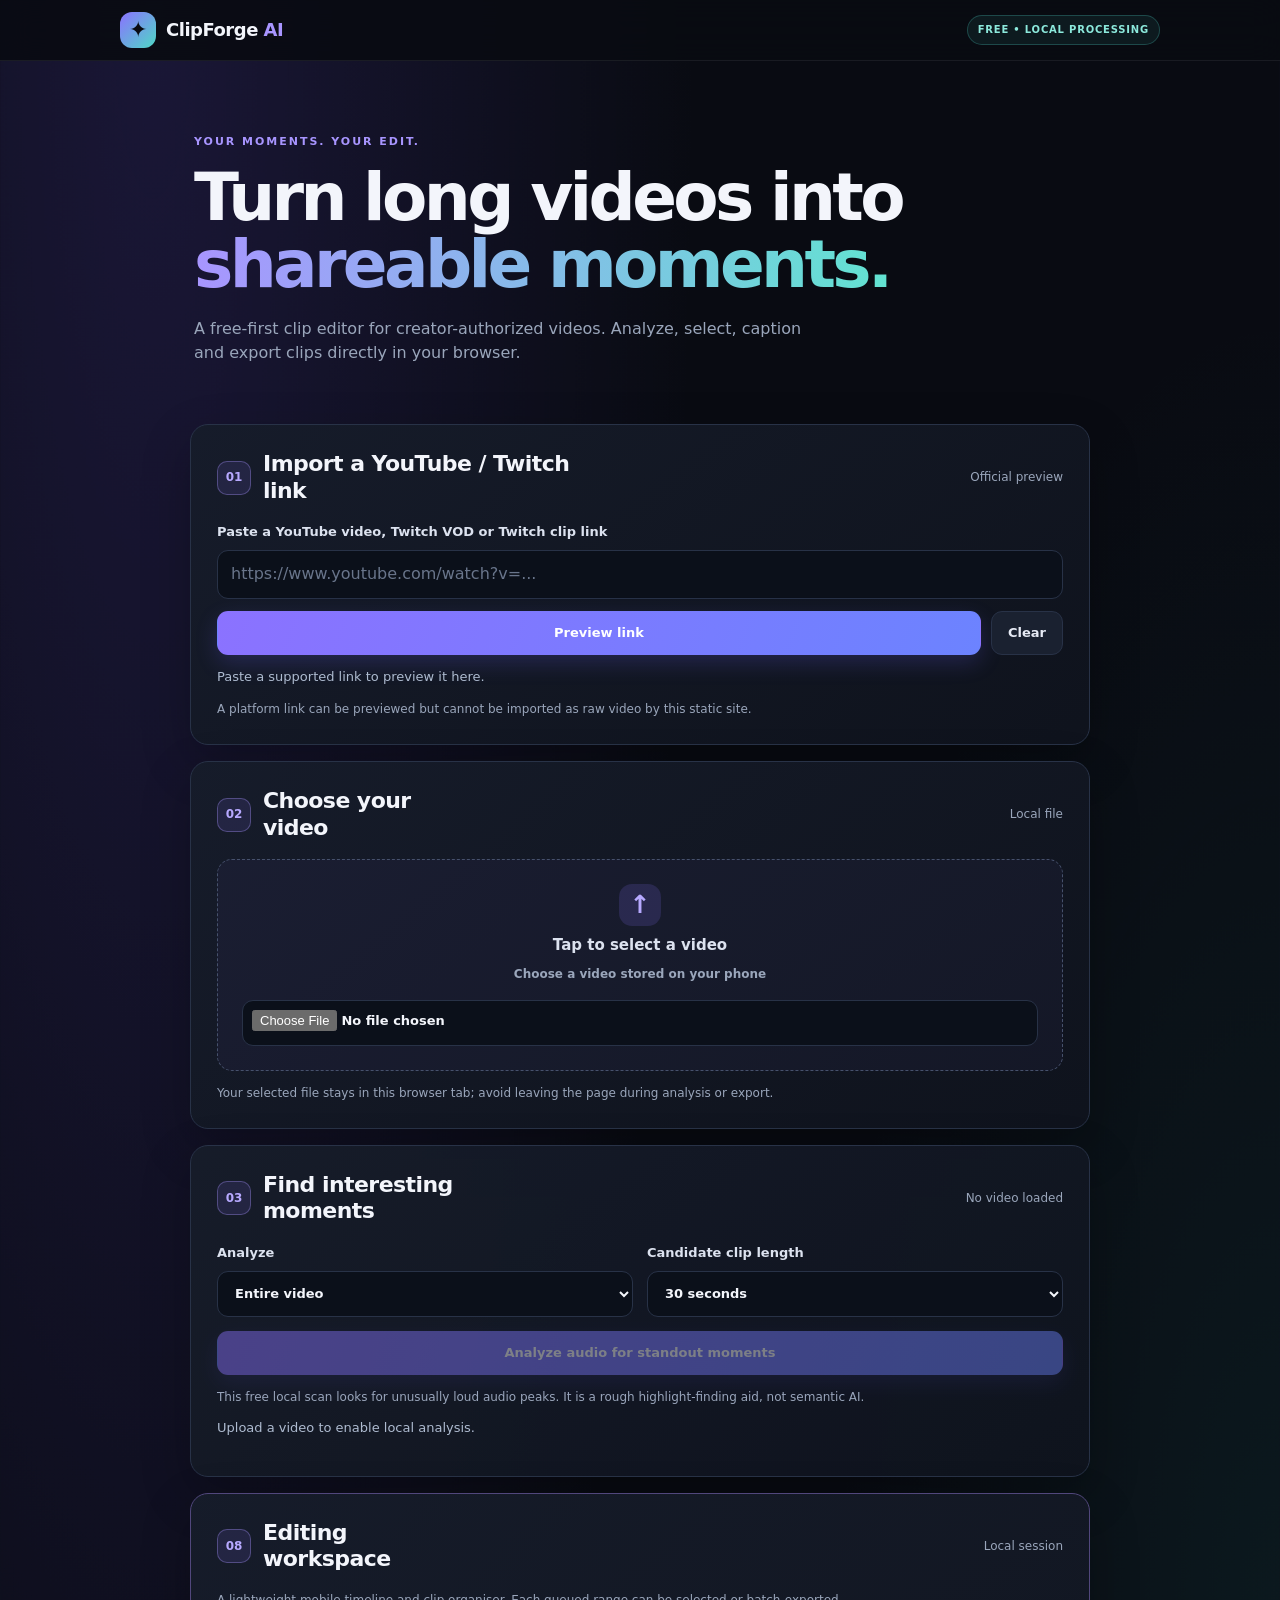
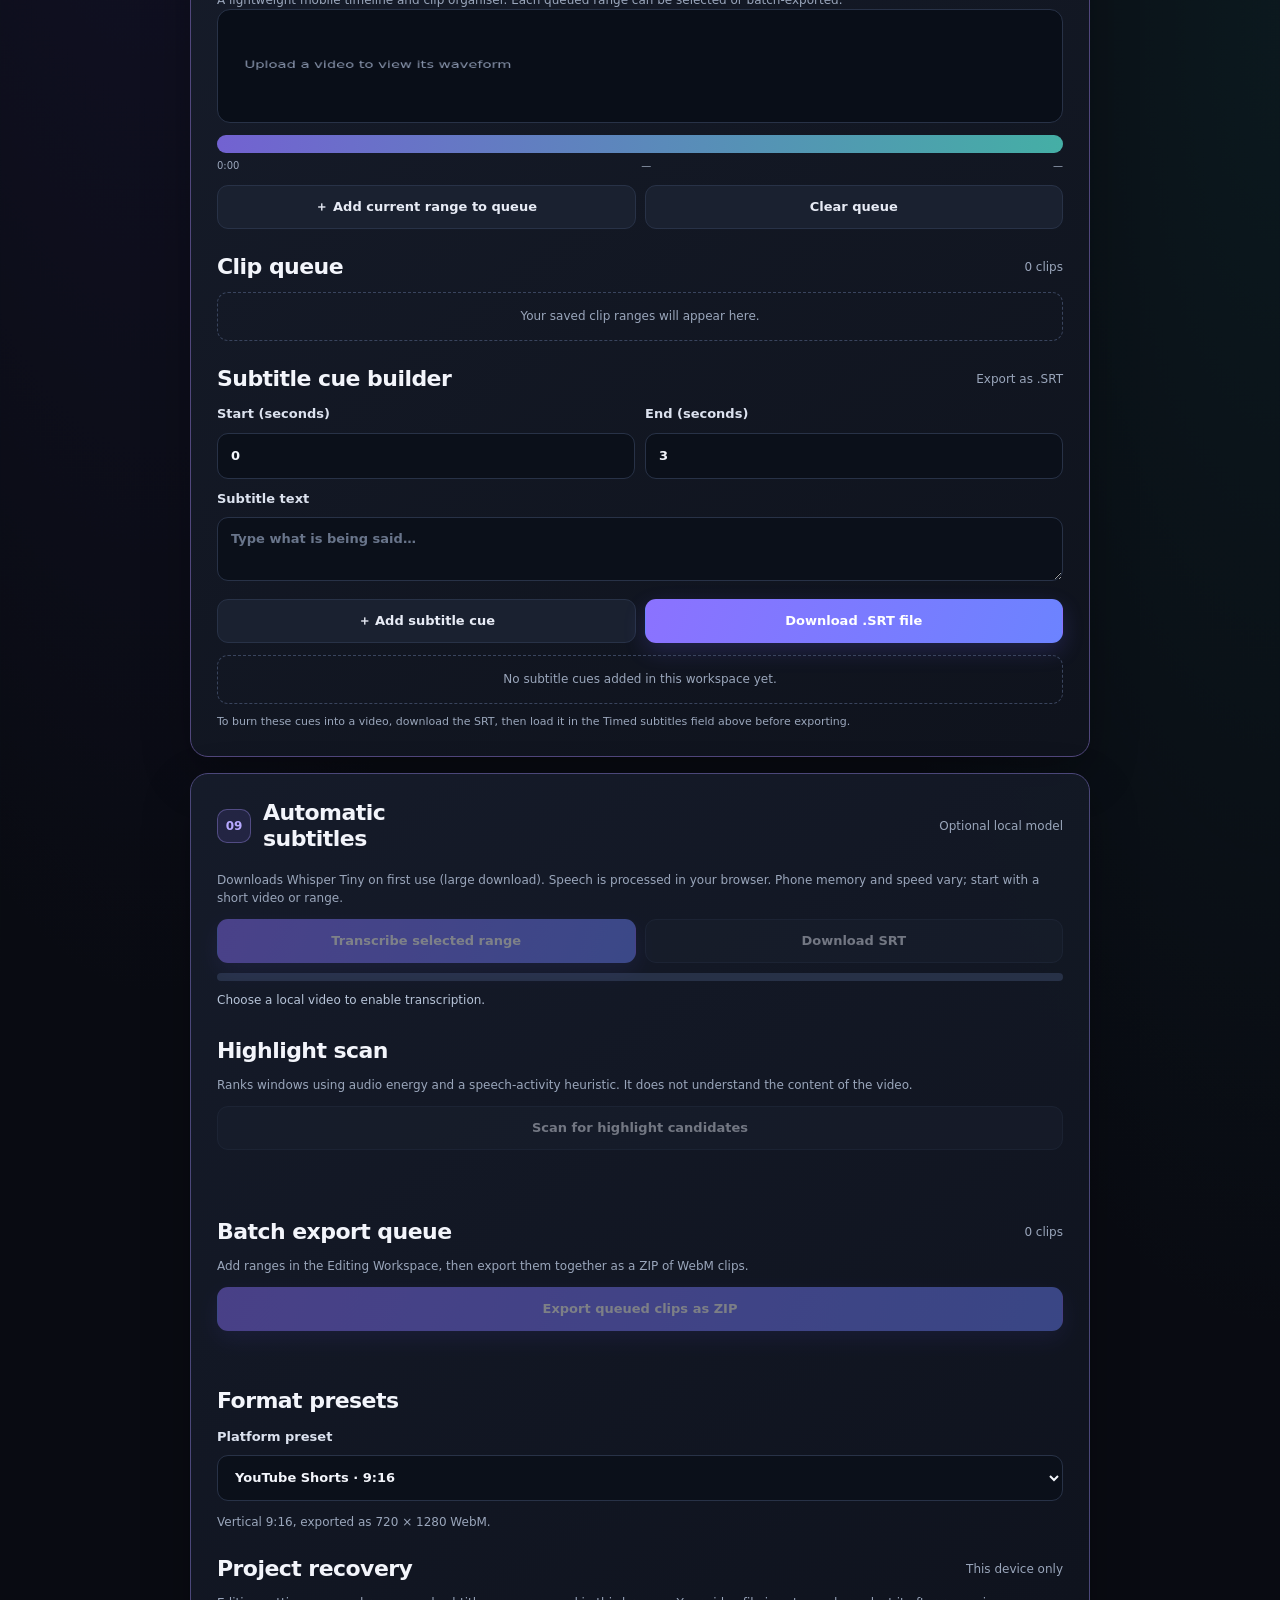
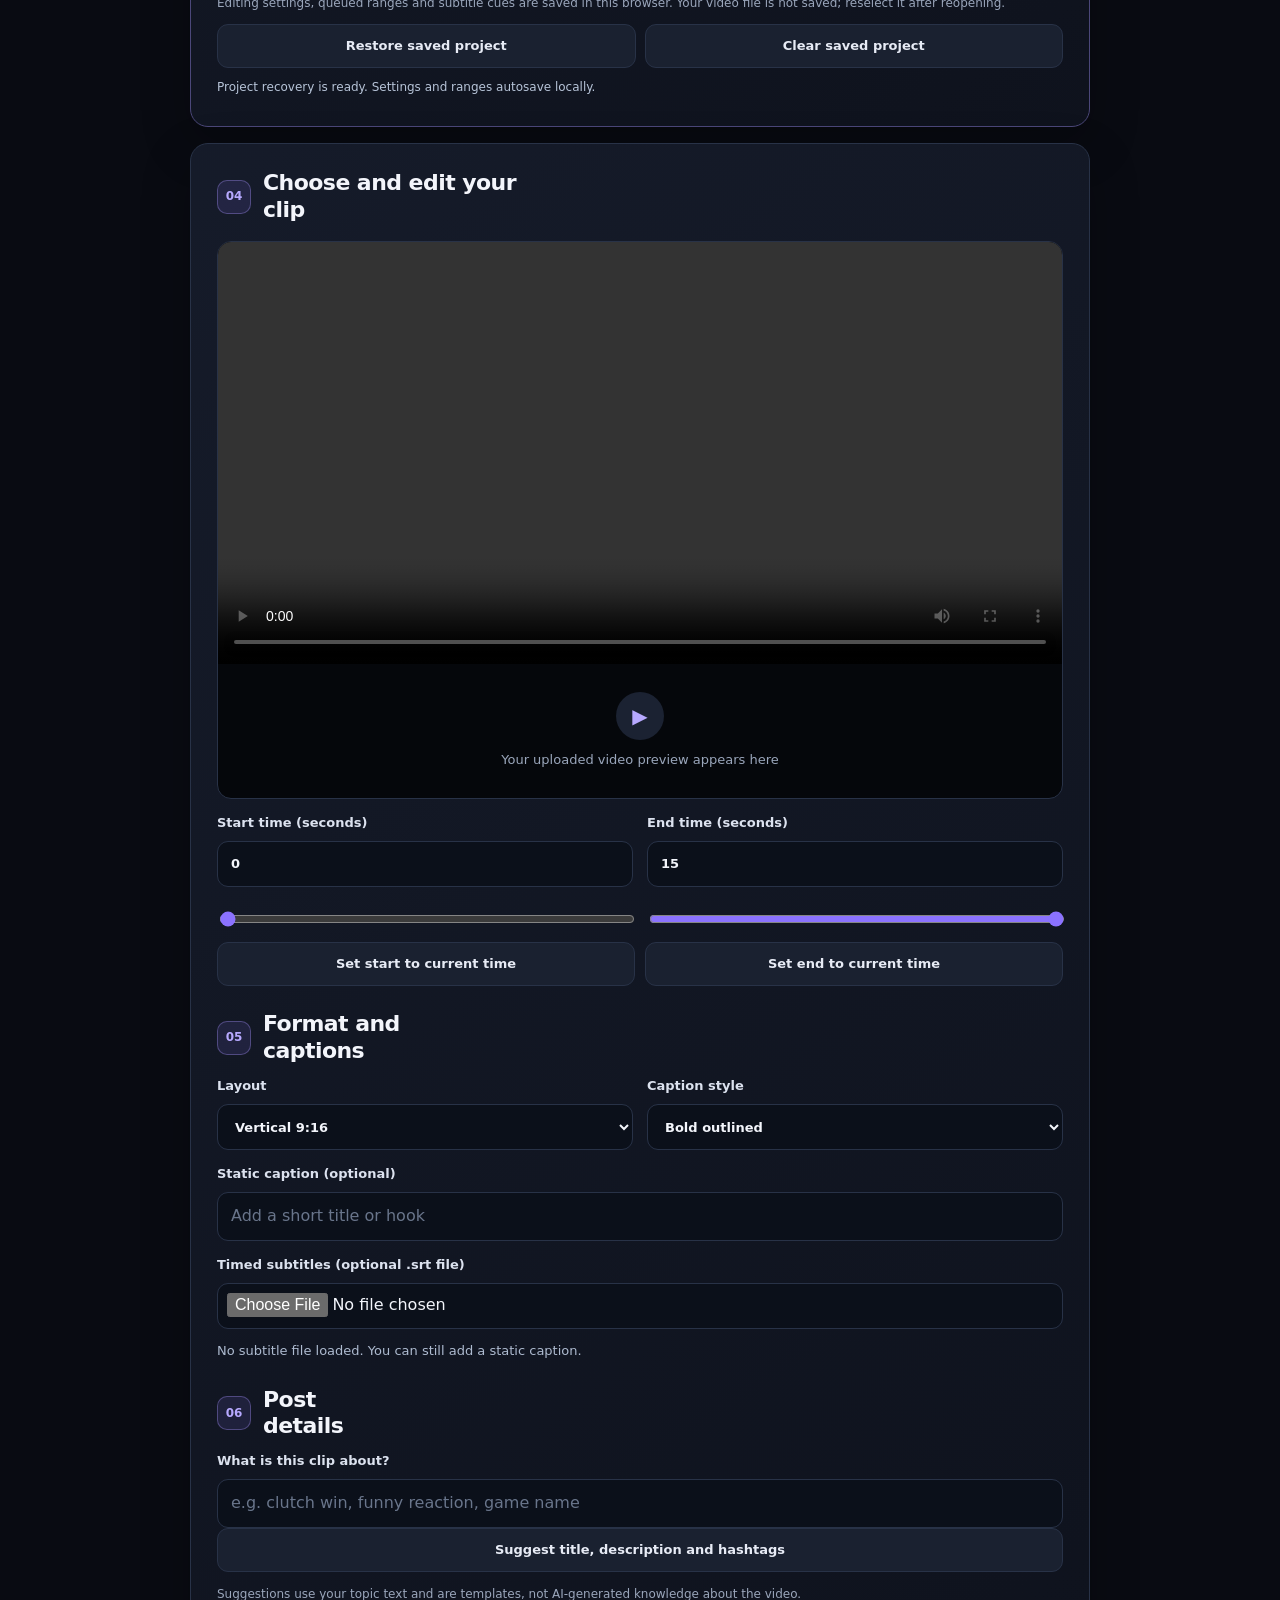
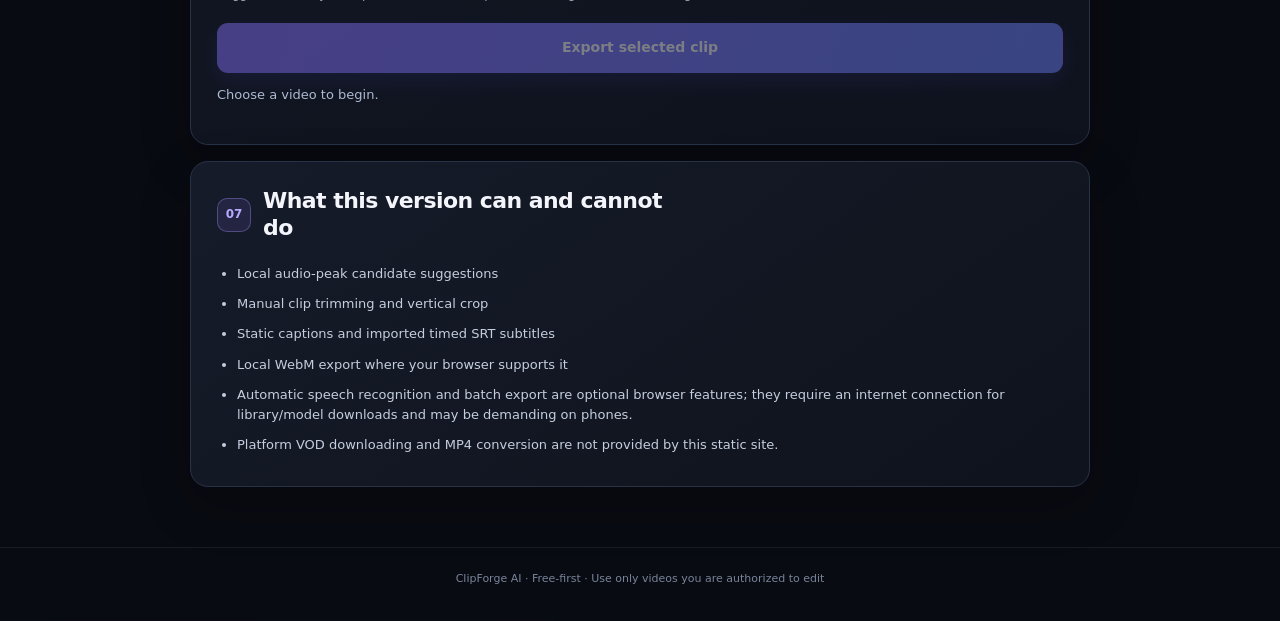
<file: index.html>
<!doctype html>
<html lang="en">
<head>
<meta charset="utf-8"><meta name="viewport" content="width=device-width,initial-scale=1,viewport-fit=cover">
<meta name="theme-color" content="#090b12"><title>ClipForge AI — Free VOD Clipper</title>
<link rel="stylesheet" href="style.css?v=6">
<link rel="stylesheet" href="batch3.css?v=2">
</head>
<body>
<header class="topbar"><div class="brand"><span class="logo">✦</span><span>ClipForge <b>AI</b></span></div><span class="free-pill">FREE • LOCAL PROCESSING</span></header>
<main>
<section class="hero"><p class="eyebrow">YOUR MOMENTS. YOUR EDIT.</p><h1>Turn long videos into<br><span>shareable moments.</span></h1><p class="sub">A free-first clip editor for creator-authorized videos. Analyze, select, caption and export clips directly in your browser.</p></section>
<section class="panel" id="linkImportPanel">
 <div class="section-head"><div><span class="step">01</span><h2>Import a YouTube / Twitch link</h2></div><span class="muted">Official preview</span></div>
 <label for="videoUrl">Paste a YouTube video, Twitch VOD or Twitch clip link</label><input id="videoUrl" type="url" inputmode="url" placeholder="https://www.youtube.com/watch?v=...">
 <div class="import-actions"><button class="primary" id="previewLinkBtn" type="button">Preview link</button><button class="secondary" id="clearLinkBtn" type="button">Clear</button></div>
 <div id="linkStatus" class="status" aria-live="polite">Paste a supported link to preview it here.</div>
 <div id="embedWrap" class="embed-wrap hidden"><iframe id="videoEmbed" title="Video preview" allow="autoplay; encrypted-media; picture-in-picture; fullscreen" allowfullscreen referrerpolicy="strict-origin-when-cross-origin"></iframe></div>
 <div id="linkNextStep" class="link-next hidden"><strong>Preview only — not a downloadable source.</strong><p>Use a recording you own or are authorized to edit. Obtain it through the creator's authorized source or platform tools, then upload it below. No restriction bypassing.</p><button class="secondary" id="goToUploadBtn" type="button">Choose an authorized video file</button></div>
 <p class="notice">A platform link can be previewed but cannot be imported as raw video by this static site.</p>
</section>
<section class="panel"><div class="section-head"><div><span class="step">02</span><h2>Choose your video</h2></div><span class="muted">Local file</span></div>
<label class="dropzone" for="videoFile" id="dropzone"><span class="upload-icon">↑</span><strong>Tap to select a video</strong><span class="muted">Choose a video stored on your phone</span><input id="videoFile" type="file" accept="video/*"></label><p class="notice">Your selected file stays in this browser tab; avoid leaving the page during analysis or export.</p></section>
<section class="panel" id="editorPanel"><div class="section-head"><div><span class="step">03</span><h2>Find interesting moments</h2></div><span class="muted" id="videoMeta">No video loaded</span></div>
<div class="analysis-controls"><label>Analyze<select id="analysisScope"><option value="full">Entire video</option><option value="range">Selected time range</option></select></label><label>Candidate clip length<select id="candidateLength"><option value="20">20 seconds</option><option value="30" selected>30 seconds</option><option value="45">45 seconds</option><option value="60">60 seconds</option></select></label></div>
<button class="primary full" id="analyzeBtn" disabled>Analyze audio for standout moments</button>
<p class="notice">This free local scan looks for unusually loud audio peaks. It is a rough highlight-finding aid, not semantic AI.</p>
<div id="analysisStatus" class="status" aria-live="polite">Upload a video to enable local analysis.</div><div id="candidateList" class="candidate-list"></div>
</section>
<section class="panel"><div class="section-head"><div><span class="step">04</span><h2>Choose and edit your clip</h2></div></div>
<div class="preview-wrap"><video id="preview" controls playsinline></video><div class="empty-preview" id="emptyPreview"><span>▶</span><p>Your uploaded video preview appears here</p></div></div>
<div class="time-grid"><label>Start time (seconds)<input id="startTime" type="number" min="0" step="0.1" value="0"></label><label>End time (seconds)<input id="endTime" type="number" min="0" step="0.1" value="15"></label></div>
<div class="range-row"><input id="startRange" type="range" min="0" max="15" step="0.1" value="0"><input id="endRange" type="range" min="0" max="15" step="0.1" value="15"></div>
<div class="quick-actions"><button class="secondary" id="setStart">Set start to current time</button><button class="secondary" id="setEnd">Set end to current time</button></div>
<div class="section-head subhead"><div><span class="step">05</span><h2>Format and captions</h2></div></div>
<div class="options-grid"><label>Layout<select id="layout"><option value="portrait">Vertical 9:16</option><option value="original">Keep original shape</option></select></label><label>Caption style<select id="captionStyle"><option value="bold">Bold outlined</option><option value="box">Dark caption box</option></select></label></div>
<label class="field-gap" for="caption">Static caption (optional)</label><input id="caption" type="text" maxlength="160" placeholder="Add a short title or hook">
<label class="field-gap" for="srtFile">Timed subtitles (optional .srt file)</label><input id="srtFile" type="file" accept=".srt,text/plain">
<p id="srtStatus" class="status">No subtitle file loaded. You can still add a static caption.</p>
<div class="section-head subhead"><div><span class="step">06</span><h2>Post details</h2></div></div>
<label for="topic">What is this clip about?</label><input id="topic" type="text" maxlength="100" placeholder="e.g. clutch win, funny reaction, game name">
<button class="secondary full" id="generateTextBtn" type="button">Suggest title, description and hashtags</button>
<div id="postSuggestions" class="suggestions hidden"><label>Title<input id="suggestedTitle" readonly></label><label>Description<textarea id="suggestedDescription" rows="3" readonly></textarea></label><label>Hashtags<input id="suggestedTags" readonly></label><button class="secondary full" id="copyPostBtn" type="button">Copy post text</button></div>
<p class="notice">Suggestions use your topic text and are templates, not AI-generated knowledge about the video.</p>
<button class="primary full export-button" id="exportBtn" disabled>Export selected clip</button><p id="status" class="status" aria-live="polite">Choose a video to begin.</p><a id="downloadLink" class="download hidden" download="clipforge-clip.webm">Download your clip (WebM)</a>
</section>
<section class="panel roadmap"><div class="section-head"><div><span class="step">07</span><h2>What this version can and cannot do</h2></div></div><ul><li>Local audio-peak candidate suggestions</li><li>Manual clip trimming and vertical crop</li><li>Static captions and imported timed SRT subtitles</li><li>Local WebM export where your browser supports it</li><li>Automatic speech recognition and batch export are optional browser features; they require an internet connection for library/model downloads and may be demanding on phones.</li><li>Platform VOD downloading and MP4 conversion are not provided by this static site.</li></ul></section>
</main><footer>ClipForge AI · Free-first · Use only videos you are authorized to edit</footer>
<script src="link-import.js"></script><script src="app.js"></script><script src="editor-workspace.js"></script><script src="batch3.js?v=2"></script>
</body></html>
</file>
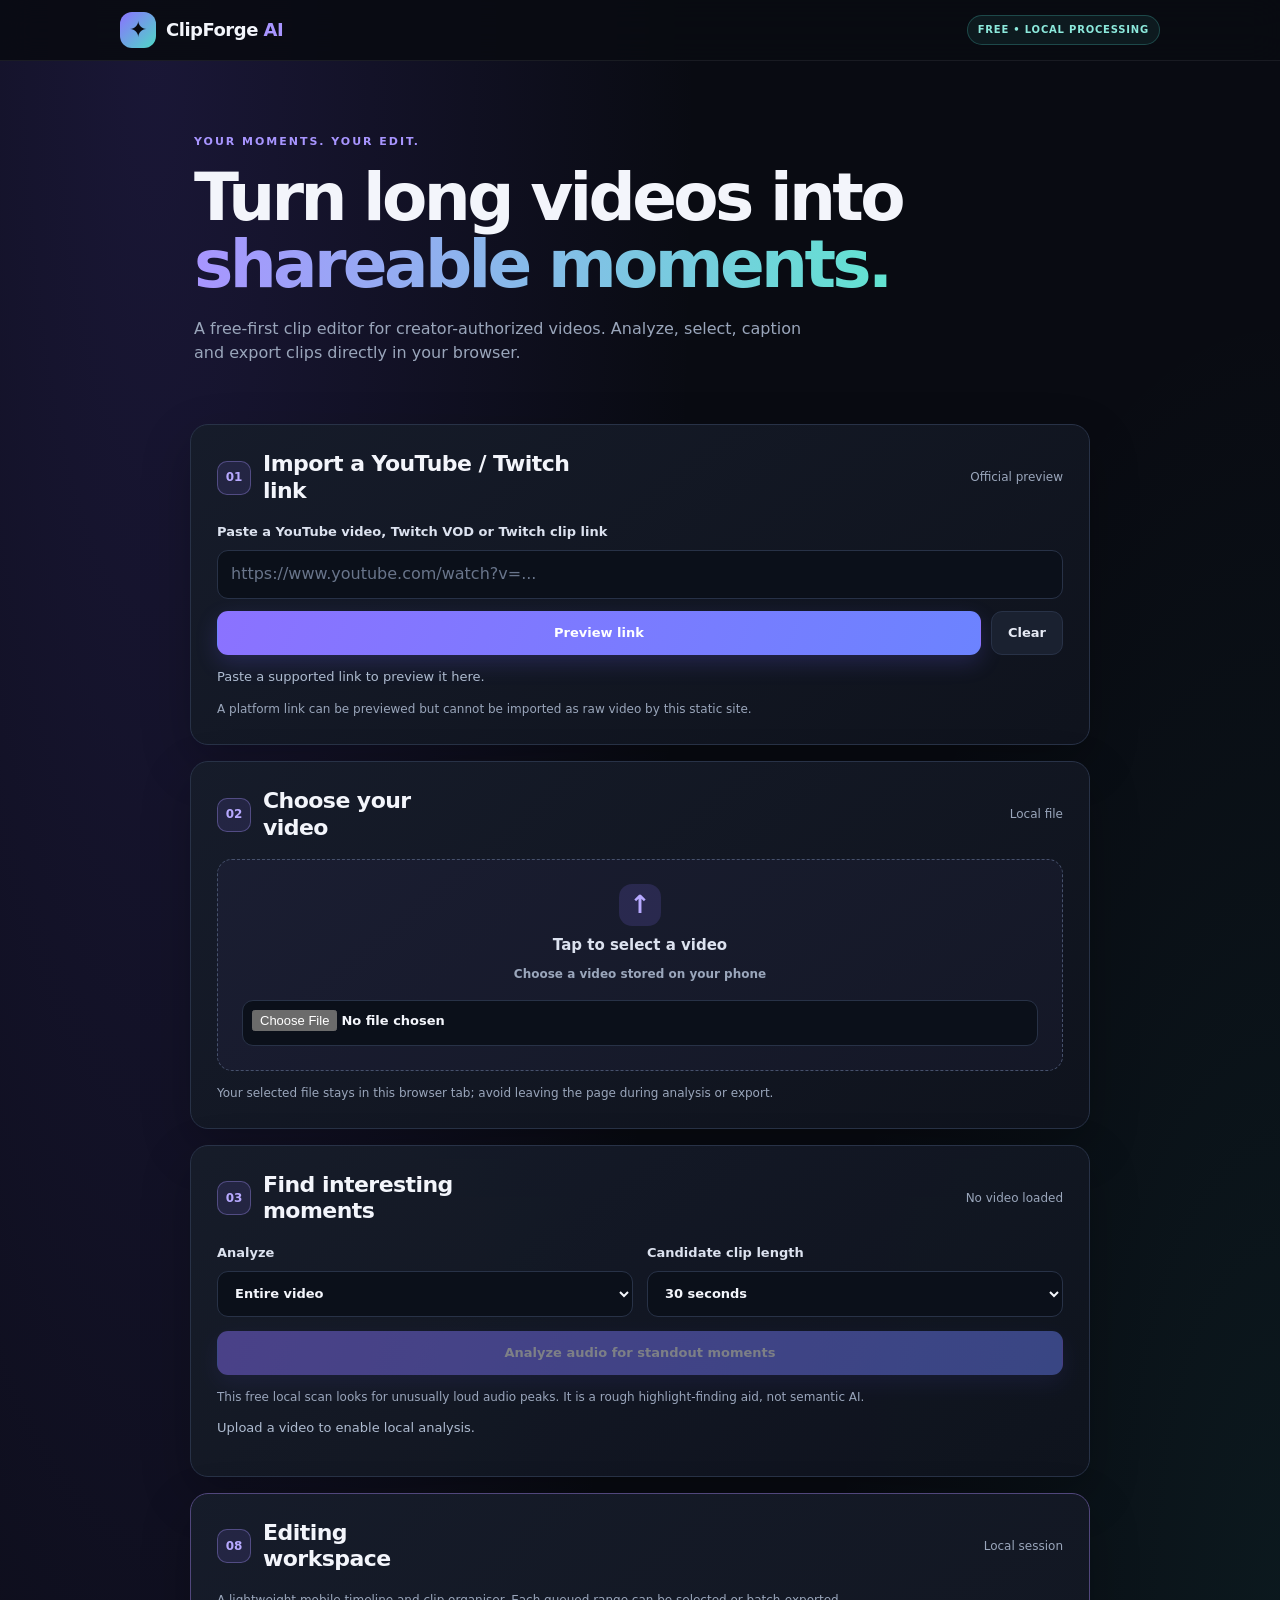
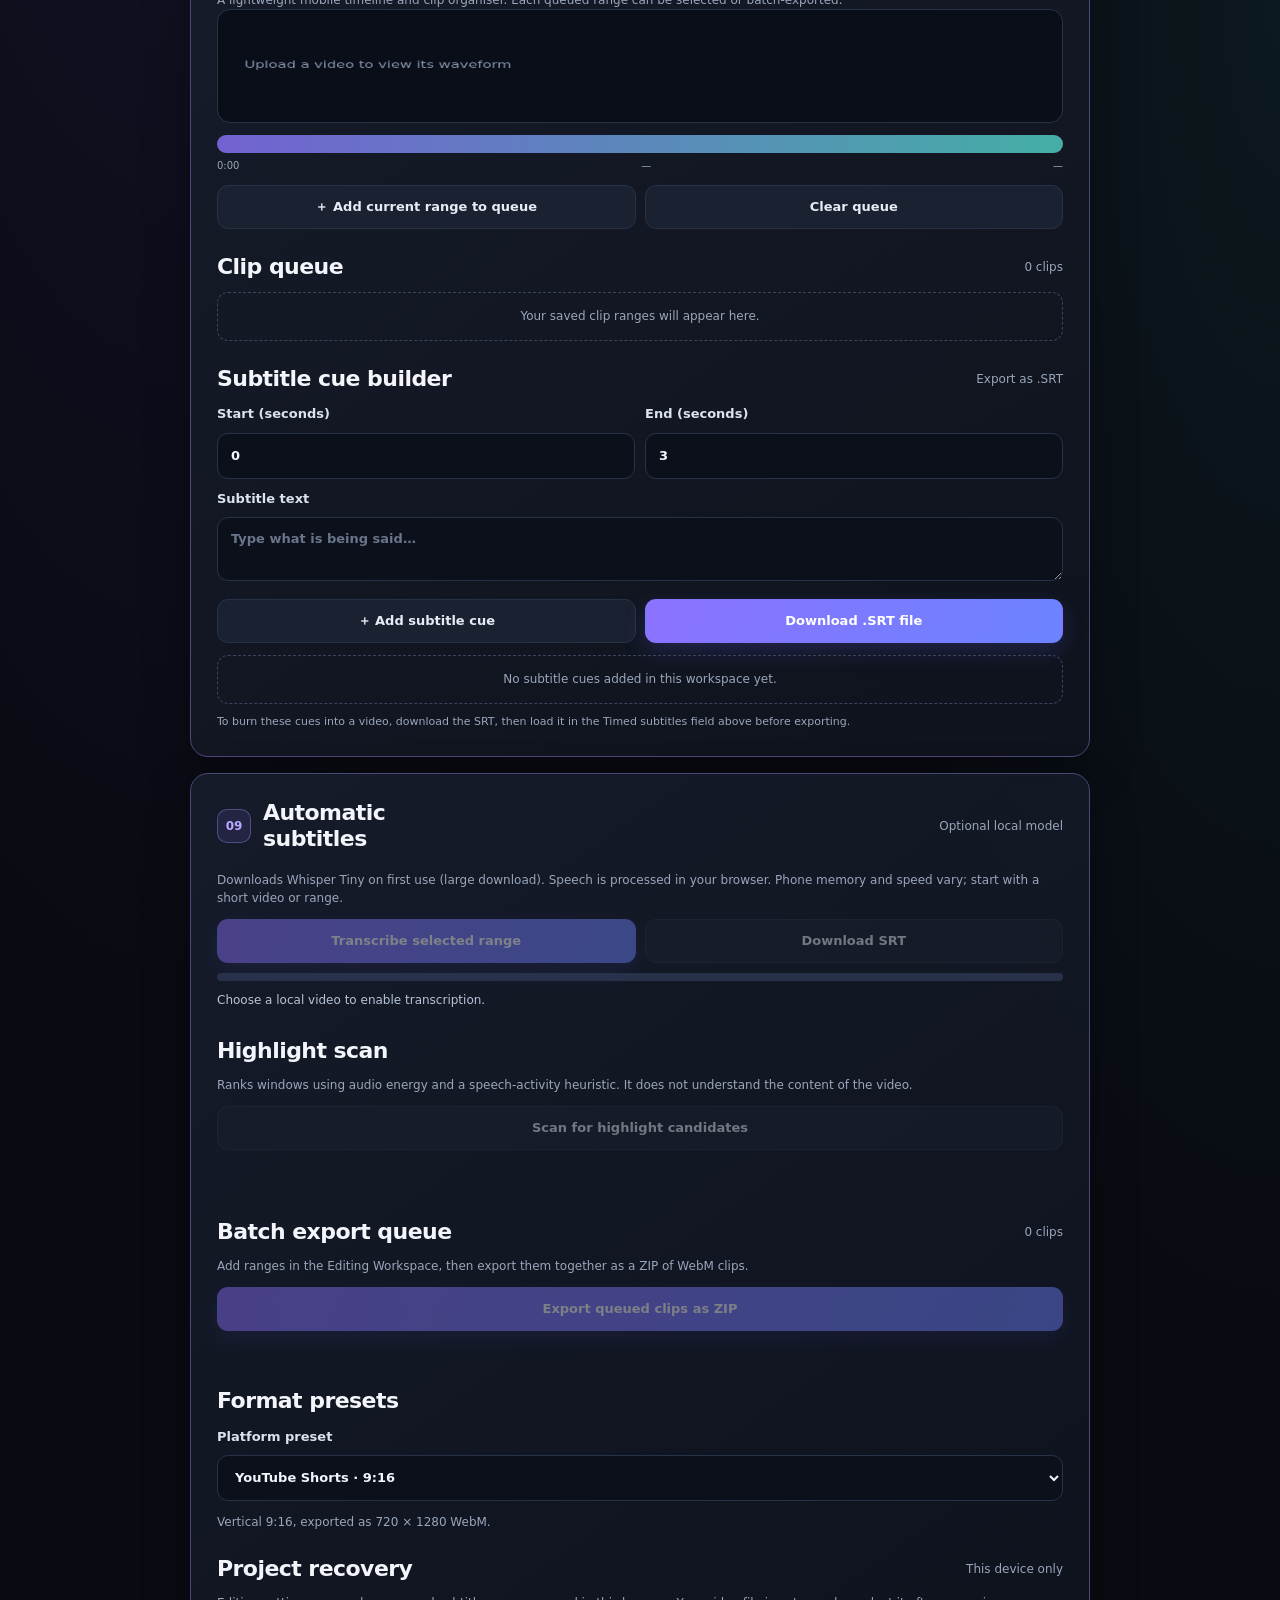
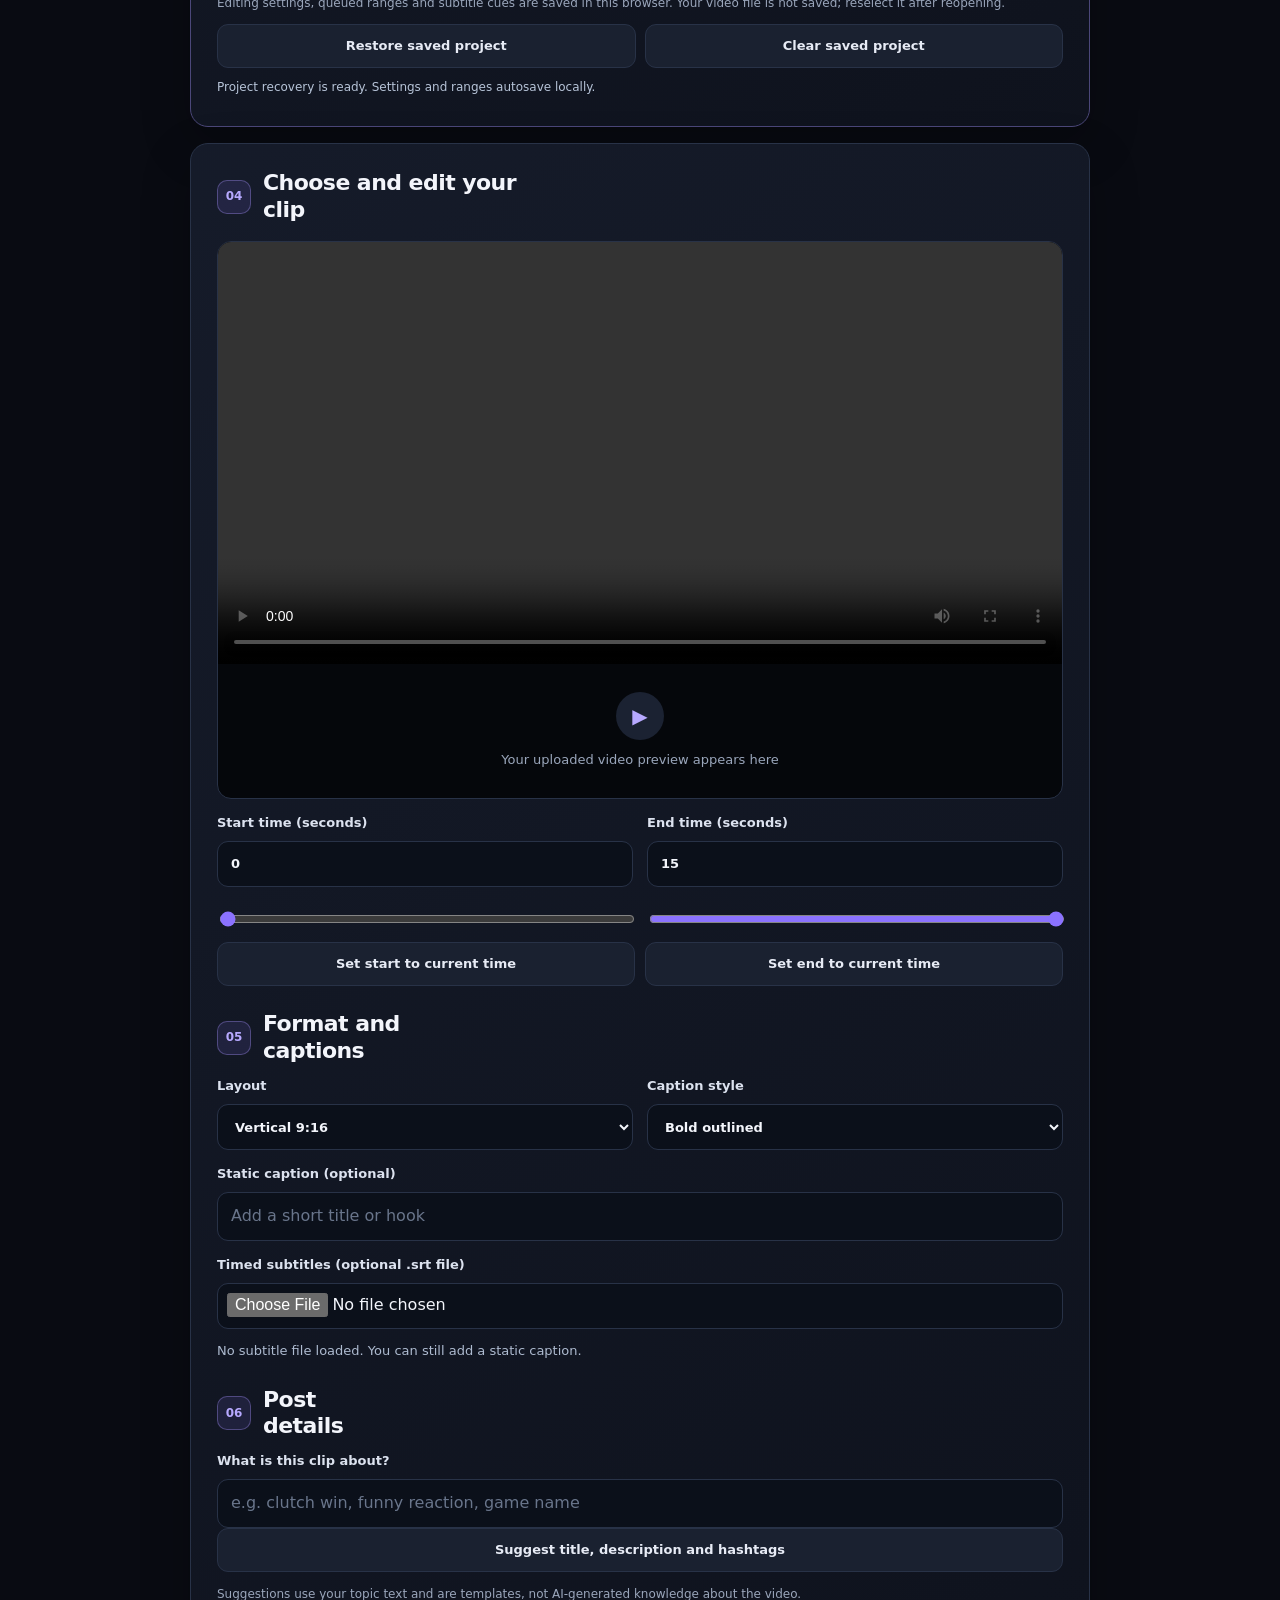
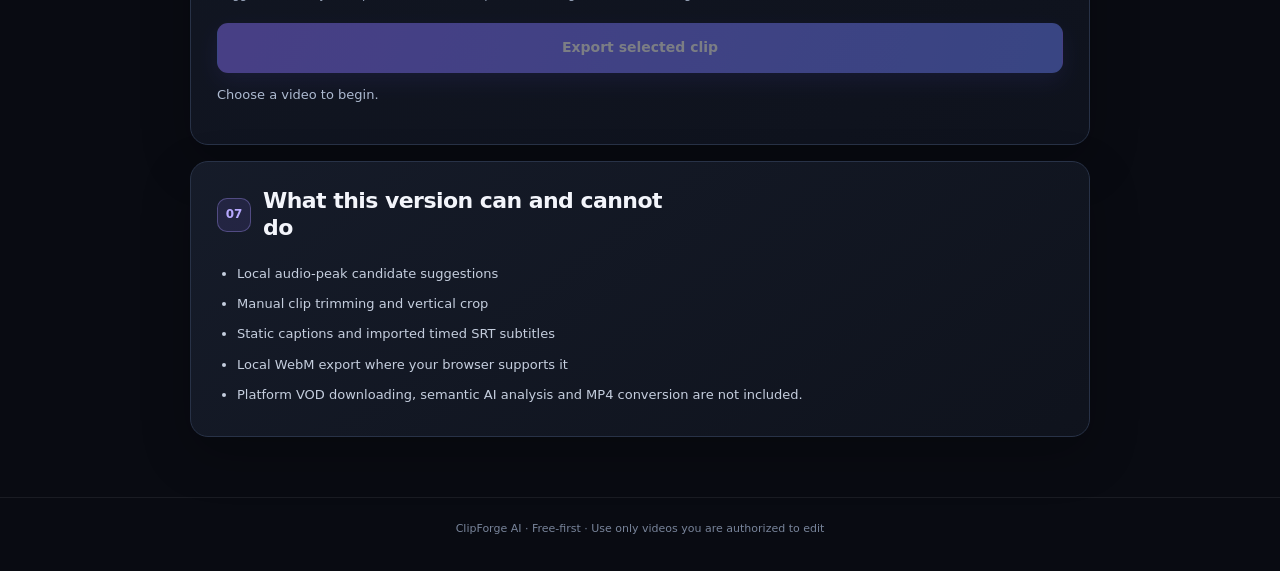
<file: imdex.html>
<!doctype html>
<html lang="en">
<head>
<meta charset="utf-8"><meta name="viewport" content="width=device-width,initial-scale=1,viewport-fit=cover">
<meta name="theme-color" content="#090b12"><title>ClipForge AI — Free VOD Clipper</title>
<link rel="stylesheet" href="style.css?v=6">
<link rel="stylesheet" href="batch3.css?v=1">
</head>
<body>
<header class="topbar"><div class="brand"><span class="logo">✦</span><span>ClipForge <b>AI</b></span></div><span class="free-pill">FREE • LOCAL PROCESSING</span></header>
<main>
<section class="hero"><p class="eyebrow">YOUR MOMENTS. YOUR EDIT.</p><h1>Turn long videos into<br><span>shareable moments.</span></h1><p class="sub">A free-first clip editor for creator-authorized videos. Analyze, select, caption and export clips directly in your browser.</p></section>
<section class="panel" id="linkImportPanel">
<div class="section-head"><div><span class="step">01</span><h2>Import a YouTube / Twitch link</h2></div><span class="muted">Official preview</span></div>
<label for="videoUrl">Paste a YouTube video, Twitch VOD or Twitch clip link</label><input id="videoUrl" type="url" inputmode="url" placeholder="https://www.youtube.com/watch?v=...">
<div class="import-actions"><button class="primary" id="previewLinkBtn" type="button">Preview link</button><button class="secondary" id="clearLinkBtn" type="button">Clear</button></div>
<div id="linkStatus" class="status" aria-live="polite">Paste a supported link to preview it here.</div>
<div id="embedWrap" class="embed-wrap hidden"><iframe id="videoEmbed" title="Video preview" allow="autoplay; encrypted-media; picture-in-picture; fullscreen" allowfullscreen referrerpolicy="strict-origin-when-cross-origin"></iframe></div>
<div id="linkNextStep" class="link-next hidden"><strong>Preview only — not a downloadable source.</strong><p>Use a recording you own or are authorized to edit. Obtain it through the creator's authorized source or platform tools, then upload it below. No restriction bypassing.</p><button class="secondary" id="goToUploadBtn" type="button">Choose an authorized video file</button></div>
<p class="notice">A platform link can be previewed but cannot be imported as raw video by this static site.</p>
</section>
<section class="panel"><div class="section-head"><div><span class="step">02</span><h2>Choose your video</h2></div><span class="muted">Local file</span></div>
<label class="dropzone" for="videoFile" id="dropzone"><span class="upload-icon">↑</span><strong>Tap to select a video</strong><span class="muted">Choose a video stored on your phone</span><input id="videoFile" type="file" accept="video/*"></label><p class="notice">Your selected file stays in this browser tab; avoid leaving the page during analysis or export.</p></section>
<section class="panel" id="editorPanel"><div class="section-head"><div><span class="step">03</span><h2>Find interesting moments</h2></div><span class="muted" id="videoMeta">No video loaded</span></div>
<div class="analysis-controls"><label>Analyze<select id="analysisScope"><option value="full">Entire video</option><option value="range">Selected time range</option></select></label><label>Candidate clip length<select id="candidateLength"><option value="20">20 seconds</option><option value="30" selected>30 seconds</option><option value="45">45 seconds</option><option value="60">60 seconds</option></select></label></div>
<button class="primary full" id="analyzeBtn" disabled>Analyze audio for standout moments</button><p class="notice">This free local scan looks for unusually loud audio peaks. It is a rough highlight-finding aid, not semantic AI.</p>
<div id="analysisStatus" class="status" aria-live="polite">Upload a video to enable local analysis.</div><div id="candidateList" class="candidate-list"></div></section>
<section class="panel"><div class="section-head"><div><span class="step">04</span><h2>Choose and edit your clip</h2></div></div>
<div class="preview-wrap"><video id="preview" controls playsinline></video><div class="empty-preview" id="emptyPreview"><span>▶</span><p>Your uploaded video preview appears here</p></div></div>
<div class="time-grid"><label>Start time (seconds)<input id="startTime" type="number" min="0" step="0.1" value="0"></label><label>End time (seconds)<input id="endTime" type="number" min="0" step="0.1" value="15"></label></div>
<div class="range-row"><input id="startRange" type="range" min="0" max="15" step="0.1" value="0"><input id="endRange" type="range" min="0" max="15" step="0.1" value="15"></div>
<div class="quick-actions"><button class="secondary" id="setStart">Set start to current time</button><button class="secondary" id="setEnd">Set end to current time</button></div>
<div class="section-head subhead"><div><span class="step">05</span><h2>Format and captions</h2></div></div>
<div class="options-grid"><label>Layout<select id="layout"><option value="portrait">Vertical 9:16</option><option value="original">Keep original shape</option></select></label><label>Caption style<select id="captionStyle"><option value="bold">Bold outlined</option><option value="box">Dark caption box</option></select></label></div>
<label class="field-gap" for="caption">Static caption (optional)</label><input id="caption" type="text" maxlength="160" placeholder="Add a short title or hook">
<label class="field-gap" for="srtFile">Timed subtitles (optional .srt file)</label><input id="srtFile" type="file" accept=".srt,text/plain"><p id="srtStatus" class="status">No subtitle file loaded. You can still add a static caption.</p>
<div class="section-head subhead"><div><span class="step">06</span><h2>Post details</h2></div></div>
<label for="topic">What is this clip about?</label><input id="topic" type="text" maxlength="100" placeholder="e.g. clutch win, funny reaction, game name">
<button class="secondary full" id="generateTextBtn" type="button">Suggest title, description and hashtags</button>
<div id="postSuggestions" class="suggestions hidden"><label>Title<input id="suggestedTitle" readonly></label><label>Description<textarea id="suggestedDescription" rows="3" readonly></textarea></label><label>Hashtags<input id="suggestedTags" readonly></label><button class="secondary full" id="copyPostBtn" type="button">Copy post text</button></div>
<p class="notice">Suggestions use your topic text and are templates, not AI-generated knowledge about the video.</p>
<button class="primary full export-button" id="exportBtn" disabled>Export selected clip</button><p id="status" class="status" aria-live="polite">Choose a video to begin.</p><a id="downloadLink" class="download hidden" download="clipforge-clip.webm">Download your clip (WebM)</a></section>
<section class="panel roadmap"><div class="section-head"><div><span class="step">07</span><h2>What this version can and cannot do</h2></div></div><ul><li>Local audio-peak candidate suggestions</li><li>Manual clip trimming and vertical crop</li><li>Static captions and imported timed SRT subtitles</li><li>Local WebM export where your browser supports it</li><li>Platform VOD downloading, semantic AI analysis and MP4 conversion are not included.</li></ul></section>
</main><footer>ClipForge AI · Free-first · Use only videos you are authorized to edit</footer>
<script src="link-import.js"></script><script src="app.js"></script><script src="editor-workspace.js"></script><script src="batch3.js"></script>
</body></html>
</file>
<file: style.css>
/* ClipForge AI — mobile-first dark interface */
:root{color-scheme:dark;--bg:#090b12;--line:#283247;--text:#f3f5fb;--muted:#9aa6bb;--accent:#8b72ff;--teal:#4ed8c5;--shadow:0 18px 50px rgba(0,0,0,.24)}
*{box-sizing:border-box}html{scroll-behavior:smooth;background:var(--bg)}body{margin:0;min-width:320px;background:radial-gradient(ellipse at 12% 0%,rgba(102,76,220,.18),transparent 34rem),radial-gradient(ellipse at 100% 30%,rgba(42,185,172,.08),transparent 28rem),var(--bg);color:var(--text);font:16px/1.55 Inter,system-ui,-apple-system,"Segoe UI",sans-serif}
button,input,select,textarea{font:inherit}button{cursor:pointer}.topbar{position:sticky;top:0;z-index:10;display:flex;align-items:center;justify-content:space-between;gap:14px;padding:12px max(18px,calc((100% - 1040px)/2));border-bottom:1px solid #ffffff12;background:#090b12e8;backdrop-filter:blur(16px)}
.brand{display:flex;align-items:center;gap:10px;font-size:18px;font-weight:850;letter-spacing:-.5px}.brand b{color:#a895ff}.logo{display:grid;place-items:center;width:36px;height:36px;border-radius:12px;background:linear-gradient(135deg,var(--accent),var(--teal));color:#090b12;font-size:22px}
.free-pill{padding:6px 10px;border:1px solid #4ed8c540;border-radius:999px;background:#4ed8c514;color:#8ce9dc;font-size:10px;font-weight:850;letter-spacing:.08em;white-space:nowrap}
main{width:min(100% - 32px,900px);margin:0 auto 60px}.hero{padding:54px 4px 30px}.eyebrow{margin:0 0 14px;color:#a895ff;font-size:11px;font-weight:850;letter-spacing:.18em}h1{max-width:760px;margin:0;font-size:clamp(38px,8vw,66px);line-height:1.02;letter-spacing:-.055em;font-weight:850}h1 span{background:linear-gradient(90deg,#a895ff,#62e3d1);background-clip:text;-webkit-background-clip:text;color:transparent}.sub{max-width:620px;margin:18px 0 0;color:var(--muted);font-size:16px}
.panel{margin:16px 0;padding:22px;border:1px solid var(--line);border-radius:18px;background:linear-gradient(145deg,#161c2af5,#0f131df5);box-shadow:var(--shadow)}.section-head{display:flex;align-items:center;justify-content:space-between;gap:14px;margin-bottom:18px}.section-head>div{display:flex;align-items:center;gap:12px;min-width:0}.step{display:grid;place-items:center;flex:0 0 34px;height:34px;border:1px solid #a895ff59;border-radius:10px;background:#8b72ff1f;color:#b7a9ff;font-size:12px;font-weight:850}
h2{margin:0;font-size:clamp(18px,4vw,22px);line-height:1.2;letter-spacing:-.025em}.muted,.notice{color:var(--muted)}.muted{font-size:12px}
label{display:block;color:#dce2ef;font-size:13px;font-weight:650}input,select,textarea{width:100%;min-height:46px;margin-top:8px;padding:11px 13px;border:1px solid var(--line);border-radius:11px;background:#0b101a;color:var(--text);outline:none}textarea{resize:vertical}input::placeholder,textarea::placeholder{color:#69758b}input:focus,select:focus,textarea:focus{border-color:var(--accent);box-shadow:0 0 0 3px #8b72ff29}input[type=range]{min-height:0;padding:0;accent-color:var(--accent)}input[type=file]{padding:9px}
button,.download{display:inline-flex;align-items:center;justify-content:center;min-height:44px;padding:10px 16px;border:1px solid transparent;border-radius:11px;font-size:13px;font-weight:800;text-decoration:none;transition:transform .15s,filter .15s}button:active{transform:scale(.98)}button:disabled{opacity:.45;cursor:not-allowed}.primary{background:linear-gradient(110deg,#8b72ff,#6c83ff);color:white;box-shadow:0 8px 22px #6f65ff33}.secondary{border-color:var(--line);background:#1a2130;color:#e7ebf5}button:hover,.download:hover{filter:brightness(1.1)}.full{width:100%}
.import-actions{display:flex;gap:10px;margin-top:12px}.import-actions .primary{flex:1}.status{margin-top:12px;color:#aebbd0;font-size:13px;overflow-wrap:anywhere}.embed-wrap{position:relative;width:100%;aspect-ratio:16/9;margin-top:16px;overflow:hidden;border:1px solid var(--line);border-radius:14px;background:#05070b}.embed-wrap iframe{width:100%;height:100%;border:0}.hidden{display:none!important}
.link-next{margin-top:14px;padding:15px;border:1px solid #4ed8c540;border-radius:13px;background:#4ed8c510;font-size:13px}.link-next strong{color:#8ce9dc}.link-next p{margin:6px 0 12px;color:var(--muted)}.notice{margin:13px 0 0;font-size:12px;line-height:1.5}
.dropzone{display:flex;flex-direction:column;align-items:center;justify-content:center;gap:8px;min-height:160px;padding:24px;border:1.5px dashed #46516c;border-radius:15px;background:#8b72ff0b;text-align:center;cursor:pointer}.dropzone:active{border-color:var(--accent);background:#8b72ff1a}.upload-icon{display:grid;place-items:center;width:42px;height:42px;border-radius:13px;background:#8b72ff29;color:#b7a9ff;font-size:25px}.dropzone strong{font-size:15px}
.analysis-controls,.time-grid,.options-grid{display:grid;grid-template-columns:repeat(2,minmax(0,1fr));gap:14px;margin-top:14px}.analysis-controls{margin:0 0 14px}.candidate-list{display:grid;gap:9px;margin-top:12px}.candidate{display:flex;align-items:center;justify-content:space-between;gap:12px;padding:12px;border:1px solid var(--line);border-radius:12px;background:#0c111c}.candidate small{display:block;color:var(--muted)}.candidate button{flex:0 0 auto}.range-row{display:grid;grid-template-columns:1fr 1fr;gap:14px;margin-top:15px}.quick-actions{display:flex;gap:10px;margin-top:12px}.quick-actions button{flex:1}.subhead{margin:25px 0 12px}.options-grid{margin-top:0}.field-gap{margin-top:14px}.export-button{margin-top:20px;min-height:50px;font-size:14px}.download{width:100%;margin-top:12px;background:#4ed8c51f;border-color:#4ed8c54d;color:#8ce9dc}.suggestions{display:grid;gap:12px;margin-top:14px}.roadmap ul{margin:0;padding-left:20px;color:#c5cede;font-size:13px}.roadmap li{padding:5px 0}footer{padding:22px 16px 34px;border-top:1px solid #ffffff12;color:#78849a;text-align:center;font-size:11px}
.preview-wrap{position:relative;display:grid;place-items:center;min-height:210px;overflow:hidden;border:1px solid var(--line);border-radius:14px;background:#05070b}.preview-wrap video{display:block;width:100%;max-height:440px;background:#05070b}.empty-preview{padding:28px;text-align:center;color:var(--muted)}.empty-preview span{display:grid;place-items:center;width:48px;height:48px;margin:auto;border-radius:50%;background:#1b2232;color:#b7a9ff;font-size:20px}.empty-preview p{margin:10px 0 0;font-size:13px}
@media(min-width:760px){.hero{padding-top:72px;padding-bottom:42px}.panel{padding:26px}}@media(max-width:560px){main{width:min(100% - 22px,900px)}.topbar{padding:11px}.brand{font-size:16px}.free-pill{font-size:9px;padding:5px 8px}.hero{padding:38px 2px 22px}.sub{font-size:14px}.panel{padding:16px;margin:12px 0;border-radius:15px}.section-head{align-items:flex-start}.section-head>.muted{max-width:95px;text-align:right}.time-grid,.options-grid,.analysis-controls{grid-template-columns:1fr;gap:10px}.quick-actions{flex-direction:column}.preview-wrap{min-height:170px}.candidate{align-items:flex-start}.candidate button{padding:8px 10px}}
/* Batch 2: timeline, clip queue and subtitle cue workspace */
.workspace-panel{border-color:#51477c}.workspace-toolbar{display:flex;flex-wrap:wrap;gap:9px;margin:12px 0}.workspace-toolbar button{flex:1 1 130px}.wave-wrap{padding:10px;border:1px solid var(--line);border-radius:13px;background:#090e18}.wave-wrap canvas{display:block;width:100%;height:92px}.timeline-track{position:relative;height:18px;margin:12px 0 5px;border-radius:999px;background:#283247;overflow:hidden}.timeline-selection{position:absolute;top:0;bottom:0;left:0;width:100%;background:linear-gradient(90deg,#8b72ff,#4ed8c5);opacity:.75}.timeline-ticks{display:flex;justify-content:space-between;color:var(--muted);font-size:10px}.queue-list,.cue-list{display:grid;gap:8px;margin-top:12px}.queue-item,.cue-item{display:flex;align-items:center;justify-content:space-between;gap:10px;padding:10px 12px;border:1px solid var(--line);border-radius:11px;background:#0b101a}.queue-item strong,.cue-item strong{display:block;font-size:13px}.queue-item small,.cue-item small{color:var(--muted);font-size:11px}.queue-actions{display:flex;gap:7px;flex-shrink:0}.queue-actions button{min-height:34px;padding:6px 9px;font-size:11px}.workspace-empty{padding:14px;border:1px dashed #39445d;border-radius:11px;color:var(--muted);font-size:12px;text-align:center}.cue-form{display:grid;grid-template-columns:1fr 1fr;gap:10px;margin-top:12px}.cue-form .wide{grid-column:1/-1}.cue-item{align-items:flex-start}.cue-item button{min-height:32px;padding:5px 8px;font-size:11px}.workspace-note{font-size:11px;color:var(--muted);margin:9px 0 0}
@media(max-width:560px){.queue-item,.cue-item{align-items:flex-start}.cue-form{grid-template-columns:1fr}.cue-form .wide{grid-column:auto}.wave-wrap canvas{height:76px}}
</file>
<file: batch3.css>
.batch3-panel{border-color:#4b4779}.b3-note{font-size:12px;color:#9aa6bb;line-height:1.5}.b3-actions{display:flex;flex-wrap:wrap;gap:9px;margin-top:12px}.b3-actions button{flex:1 1 140px}.b3-progress{height:8px;overflow:hidden;border-radius:99px;background:#273147;margin:10px 0}.b3-progress>i{display:block;width:0;height:100%;background:linear-gradient(90deg,#8b72ff,#4ed8c5);transition:width .2s}.b3-status{min-height:22px;color:#b7c4d8;font-size:12px;margin-top:10px}.b3-list{display:grid;gap:8px;margin-top:12px}.b3-result{display:grid;gap:4px;padding:12px;border:1px solid #283247;border-radius:12px;background:#0b101a}.b3-result strong{font-size:13px}.b3-result small{display:block;color:#9aa6bb;margin:3px 0 8px}.b3-result button{justify-self:start}@media(max-width:560px){.b3-actions{flex-direction:column}}
</file>
